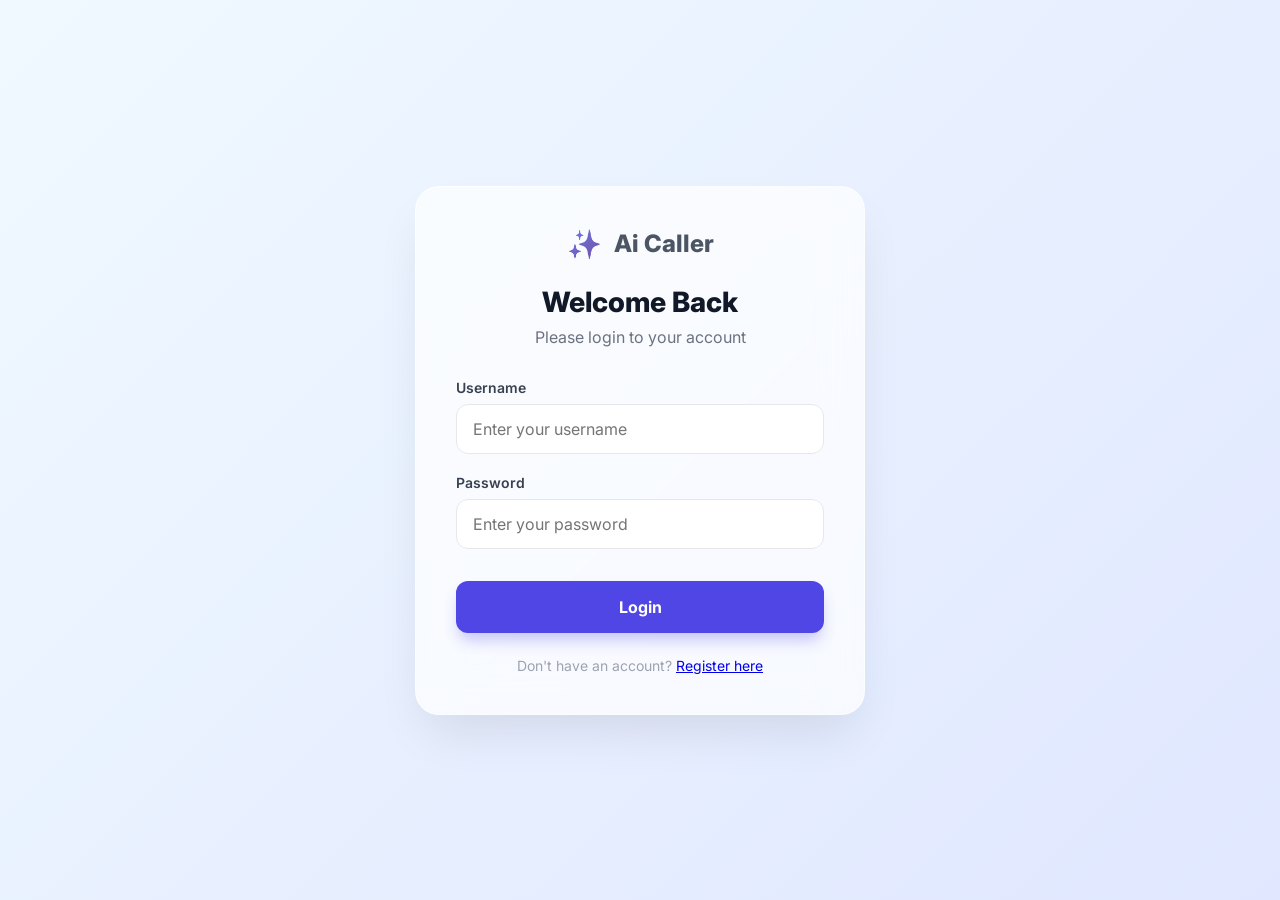
<file: frontend/index.html>
<!DOCTYPE html>
<html lang="en">

<head>
    <meta charset="UTF-8">
    <meta name="viewport" content="width=device-width, initial-scale=1.0">
    <title>AI Caller Dashboard</title>
    <link rel="stylesheet" href="style.css">
    <link href="https://fonts.googleapis.com/css2?family=Inter:wght@400;500;600;700;800&display=swap" rel="stylesheet">
</head>

<body>
    <!-- Login Screen -->
    <div id="login-screen" class="login-container">
        <div class="login-card glass-panel">
            <div class="login-header">
                <div class="logo">
                    <span class="logo-icon">✨</span>
                    <span>Ai Caller</span>
                </div>
                <h2 id="auth-title">Welcome Back</h2>
                <p id="auth-subtitle">Please login to your account</p>
            </div>

            <!-- Login Form -->
            <form id="loginForm" class="login-form">
                <div class="form-group">
                    <label for="username">Username</label>
                    <input type="text" id="username" placeholder="Enter your username" required>
                </div>
                <div class="form-group">
                    <label for="password">Password</label>
                    <input type="password" id="password" placeholder="Enter your password" required>
                </div>
                <button type="submit" class="login-btn">Login</button>
            </form>

            <!-- Register Form (Hidden by default) -->
            <form id="registerForm" class="login-form" style="display: none;">
                <div class="form-group">
                    <label for="reg-username">Username</label>
                    <input type="text" id="reg-username" placeholder="Choose a username" required>
                </div>
                <div class="form-group">
                    <label for="reg-password">Password</label>
                    <input type="password" id="reg-password" placeholder="Create a password" required>
                </div>
                <div class="form-group">
                    <label for="reg-confirm-password">Confirm Password</label>
                    <input type="password" id="reg-confirm-password" placeholder="Confirm your password" required>
                </div>
                <button type="submit" class="login-btn">Register</button>
            </form>

            <div class="login-footer">
                <p id="toggle-auth">Don't have an account? <a href="#" id="show-register">Register here</a></p>
                <p id="toggle-login" style="display: none;">Already have an account? <a href="#" id="show-login">Login
                        here</a></p>
            </div>
        </div>
    </div>

    <div class="app-container" id="mainApp" style="display: none;">
        <!-- Sidebar -->
        <aside class="sidebar glass-panel">
            <div class="sidebar-header">
                <div class="logo">
                    <span class="logo-icon">✨</span>
                    <span>Ai Caller</span>
                </div>
                <button id="sidebarToggle" class="sidebar-toggle-btn" title="Toggle Sidebar">
                    <span class="icon">❮</span>
                </button>
            </div>

            <nav class="sidebar-nav">
                <a href="#" class="nav-item active" data-view="dashboard">
                    <span class="nav-icon">⊞</span>
                    <span>Dashboard</span>
                </a>
                <a href="#" class="nav-item" data-view="reports">
                    <span class="nav-icon">📊</span>
                    <span>Reports</span>
                </a>
                <a href="#" class="nav-item" data-view="escalation">
                    <span class="nav-icon">🚩</span>
                    <span>Escalation Report</span>
                </a>
                <a href="#" class="nav-item" data-view="governance">
                    <span class="nav-icon">🏛️</span>
                    <span>Governance</span>
                </a>
                <a href="#" class="nav-item" data-view="settings">
                    <span class="nav-icon">⚙️</span>
                    <span>Settings</span>
                </a>
            </nav>

            <div class="sidebar-footer">
                <div class="user-profile">
                    <div class="user-avatar" id="user-avatar-initial">A</div>
                    <div class="user-info">
                        <span class="user-name" id="sidebar-userName">Admin</span>
                        <span class="user-role">Admin</span>
                    </div>
                    <button id="logoutBtn" class="logout-icon-btn" title="Logout">
                        <span class="icon">🚪</span>
                    </button>
                </div>
            </div>
        </aside>

        <!-- Main Content -->
        <main class="main-content">
            <!-- Header -->
            <header>
                <div class="header-left">
                    <p class="date" id="currentDate">Loading date...</p>
                    <h1 class="greeting">Hello! <span id="display-userName">Admin</span>,</h1>
                </div>
                <div class="header-right" id="headerActions">
                    <label for="fileUpload" class="upload-btn" id="uploadBtnLabel">
                        <span class="icon">📤</span> Upload
                    </label>
                    <input type="file" id="fileUpload" accept=".xlsx, .xls, .csv" hidden>
                </div>
            </header>

            <!-- Dashboard View -->
            <div id="dashboard-view" class="view-section active">
                <div class="overview-kpis">
                    <div class="kpi-card glass-panel">
                        <div class="kpi-icon">
                            <span class="emoji">👥</span>
                        </div>
                        <div class="kpi-content">
                            <p class="kpi-label">Total Borrowers</p>
                            <p class="kpi-value" id="totalBorrowers">0</p>
                        </div>
                    </div>

                    <div class="kpi-card glass-panel">
                        <div class="kpi-icon">
                            <span class="emoji">💰</span>
                        </div>
                        <div class="kpi-content">
                            <p class="kpi-label">Total Arrears</p>
                            <p class="kpi-value" id="totalArrears">₹0.00</p>
                        </div>
                    </div>

                    <div class="kpi-card glass-panel">
                        <div class="kpi-icon">
                            <span class="emoji">📞</span>
                        </div>
                        <div class="kpi-content">
                            <p class="kpi-label">Call Pending</p>
                            <p class="kpi-value">0</p>
                        </div>
                    </div>

                    <div class="kpi-card glass-panel">
                        <div class="kpi-icon">
                            <span class="emoji">⏱️</span>
                        </div>
                        <div class="kpi-content">
                            <p class="kpi-label">Call Pending</p>
                            <p class="kpi-value">0</p>
                        </div>
                    </div>
                </div>

                <div class="time-period-cards" style="grid-template-columns: repeat(auto-fit, minmax(200px, 1fr));">
                    <!-- SMA0 Card -->
                    <div class="period-card glass-panel" data-period="SMA0">
                        <div class="period-header">
                            <h3>SMA0</h3>
                        </div>
                        <div class="period-stats">
                            <div class="stat-row">
                                <span class="stat-label">Count</span>
                                <span class="stat-value" id="SMA0-count">
                                    <span class="count">0</span>
                                    <span class="emoji green">👥</span>
                                </span>
                            </div>
                        </div>
                        <button class="view-details-btn">View Details →</button>
                    </div>

                    <!-- SMA1 Card -->
                    <div class="period-card glass-panel" data-period="SMA1">
                        <div class="period-header">
                            <h3>SMA1</h3>
                        </div>
                        <div class="period-stats">
                            <div class="stat-row">
                                <span class="stat-label">Count</span>
                                <span class="stat-value" id="SMA1-count">
                                    <span class="count">0</span>
                                    <span class="emoji orange">👥</span>
                                </span>
                            </div>
                        </div>
                        <button class="view-details-btn">View Details →</button>
                    </div>

                    <!-- SMA2 Card -->
                    <div class="period-card glass-panel" data-period="SMA2">
                        <div class="period-header">
                            <h3>SMA2</h3>
                        </div>
                        <div class="period-stats">
                            <div class="stat-row">
                                <span class="stat-label">Count</span>
                                <span class="stat-value" id="SMA2-count">
                                    <span class="count">0</span>
                                    <span class="emoji red">🔔</span>
                                </span>
                            </div>
                        </div>
                        <button class="view-details-btn">View Details →</button>
                    </div>


                    <!-- NPA Card -->
                    <div class="period-card glass-panel" data-period="NPA">
                        <div class="period-header">
                            <h3>NPA</h3>
                        </div>
                        <div class="period-stats">
                            <div class="stat-row">
                                <span class="stat-label">Count</span>
                                <span class="stat-value" id="NPA-count">
                                    <span class="count">0</span>
                                    <span class="emoji red">📢</span>
                                </span>
                            </div>
                        </div>
                        <button class="view-details-btn">View Details →</button>
                    </div>
                </div>
            </div>

            <!-- Reports View -->
            <div id="reports-view" class="view-section">
                <div class="reports-header"
                    style="display: flex; justify-content: space-between; align-items: center; margin-bottom: 30px;">
                    <div>
                        <h2 style="margin: 0; font-size: 28px; font-weight: 700;">Detailed Reports</h2>
                        <p style="color: #6b7280; margin-top: 8px;">Complete borrower data with call status and payment
                            information</p>
                    </div>
                    <div style="display: flex; gap: 12px;">
                        <button id="refreshDataBtn" class="filter-btn" style="background: #e0f2fe; color: #0369a1;">
                            <span class="icon">🔄</span> Refresh Data
                        </button>
                        <button id="exportCsvBtn" class="make-call-btn">
                            <span class="icon">📥</span> Export CSV
                        </button>
                    </div>
                </div>

                <div class="glass-panel" style="padding: 0; border-radius: 20px; overflow: hidden;">
                    <div class="table-container" style="overflow-x: auto;">
                        <table id="reportsTable" style="width: 100%; border-collapse: collapse;">
                            <thead style="background: linear-gradient(135deg, #667eea 0%, #764ba2 100%); color: white;">
                                <tr>
                                    <th>NO</th>
                                    <th>BORROWER</th>
                                    <th>AMOUNT</th>
                                    <th>PHONE</th>
                                    <th>EMI</th>
                                    <th>LANGUAGE</th>
                                    <th>PAYMENT STATUS</th>
                                    <th>FOLLOW UP</th>
                                    <th>AI SUMMARY</th>
                                    <th>ACTION REQUIRED</th>
                                    <th>FREQUENCY</th>
                                </tr>
                            </thead>
                            <tbody id="reportsTableBody">
                                <tr>
                                    <td colspan="10" style="padding: 60px; text-align: center; color: #9ca3af;">
                                        <div style="font-size: 48px; margin-bottom: 16px;">📊</div>
                                        <div style="font-size: 18px; font-weight: 500; margin-bottom: 8px;">No data
                                            available</div>
                                        <div style="font-size: 14px;">Upload a file or refresh to load borrower data
                                        </div>
                                    </td>
                                </tr>
                            </tbody>
                        </table>
                    </div>
                </div>
            </div>

            <!-- Escalation View -->
            <div id="escalation-view" class="view-section">
                <div class="reports-header"
                    style="display: flex; justify-content: space-between; align-items: center; margin-bottom: 30px;">
                    <div>
                        <h2 style="margin: 0; font-size: 28px; font-weight: 700;">Escalation Report</h2>
                        <p style="color: #6b7280; margin-top: 8px;">High-priority borrowers (Inconsistent & Overdue)
                            requiring immediate action</p>
                    </div>
                </div>

                <div class="glass-panel" style="padding: 0; border-radius: 20px; overflow: hidden;">
                    <div class="table-container" style="overflow-x: auto;">
                        <table id="escalationTable" style="width: 100%; border-collapse: collapse;">
                            <thead style="background: linear-gradient(135deg, #f43f5e 0%, #be123c 100%); color: white;">
                                <th>BORROWER</th>
                                <th>AMOUNT</th>
                                <th>PHONE</th>
                                <th>EMI</th>
                                <th>PAYMENT STATUS</th>
                                <th>CATEGORY</th>
                                <th>FOLLOW UP</th>
                                <th>AI SUMMARY</th>
                                <th>ACTION REQUIRED</th>
                                </tr>
                            </thead>
                            <tbody id="escalationTableBody">
                                <tr>
                                    <td colspan="10" style="padding: 60px; text-align: center; color: #9ca3af;">
                                        <div style="font-size: 48px; margin-bottom: 16px;">🚩</div>
                                        <div style="font-size: 18px; font-weight: 500; margin-bottom: 8px;">No
                                            escalations currently</div>
                                        <div style="font-size: 14px;">Great! All borrowers are either on track or still
                                            awaiting call.</div>
                                    </td>
                                </tr>
                            </tbody>
                        </table>
                    </div>
                </div>
            </div>

            <!-- Governance View -->
            <div id="governance-view" class="view-section">
                <div class="reports-header" style="display: flex; justify-content: space-between; align-items: center; margin-bottom: 30px;">
                    <div>
                        <h2 style="margin: 0; font-size: 28px; font-weight: 700;">🏛️ RBI Governance & Compliance</h2>
                        <p style="color: #6b7280; margin-top: 8px;">RBI Fair Practice Code — Calling hours guardrail and slot management</p>
                    </div>
                </div>

                <!-- Calling Window Status Card -->
                <div class="glass-panel" style="padding: 28px; border-radius: 20px; margin-bottom: 24px;">
                    <div style="display: flex; align-items: center; gap: 16px; margin-bottom: 24px;">
                        <div id="rbiStatusIndicator" style="width: 14px; height: 14px; border-radius: 50%; background: #22c55e; box-shadow: 0 0 8px rgba(34,197,94,0.5);"></div>
                        <h3 style="margin: 0; font-size: 20px; font-weight: 700;">RBI Calling Hours</h3>
                        <span id="rbiStatusBadge" style="padding: 6px 16px; border-radius: 20px; font-size: 13px; font-weight: 600; background: #dcfce7; color: #166534;">Window Open</span>
                    </div>

                    <div style="display: grid; grid-template-columns: repeat(auto-fit, minmax(200px, 1fr)); gap: 20px; margin-bottom: 28px;">
                        <div style="background: #f8fafc; border-radius: 14px; padding: 20px; border: 1px solid #e2e8f0;">
                            <p style="color: #64748b; font-size: 13px; margin-bottom: 6px;">Current Time (IST)</p>
                            <p id="govCurrentTime" style="font-size: 22px; font-weight: 700; color: #1e293b;">--:-- --</p>
                        </div>
                        <div style="background: #f8fafc; border-radius: 14px; padding: 20px; border: 1px solid #e2e8f0;">
                            <p style="color: #64748b; font-size: 13px; margin-bottom: 6px;">Calling Window</p>
                            <p id="govWindowLabel" style="font-size: 22px; font-weight: 700; color: #1e293b;">08:00 AM – 07:00 PM</p>
                        </div>
                        <div style="background: #f8fafc; border-radius: 14px; padding: 20px; border: 1px solid #e2e8f0;">
                            <p style="color: #64748b; font-size: 13px; margin-bottom: 6px;">Minutes Remaining</p>
                            <p id="govRemainingMin" style="font-size: 22px; font-weight: 700; color: #1e293b;">--</p>
                        </div>
                    </div>

                    <!-- Edit Calling Hours -->
                    <div style="background: linear-gradient(135deg, #ede9fe 0%, #e0e7ff 100%); border-radius: 14px; padding: 24px;">
                        <h4 style="margin: 0 0 16px 0; font-size: 16px; font-weight: 700; color: #4338ca;">⚙️ Update Calling Window</h4>
                        <div style="display: flex; gap: 16px; align-items: end; flex-wrap: wrap;">
                            <div>
                                <label style="display: block; font-size: 13px; font-weight: 600; color: #4338ca; margin-bottom: 6px;">Start Time</label>
                                <select id="govStartHour" style="padding: 10px 16px; border-radius: 10px; border: 1px solid #c7d2fe; font-size: 14px; font-weight: 500; cursor: pointer; background: white;">
                                    <option value="6">06:00 AM</option>
                                    <option value="7">07:00 AM</option>
                                    <option value="8" selected>08:00 AM</option>
                                    <option value="9">09:00 AM</option>
                                    <option value="10">10:00 AM</option>
                                </select>
                            </div>
                            <div>
                                <label style="display: block; font-size: 13px; font-weight: 600; color: #4338ca; margin-bottom: 6px;">End Time</label>
                                <select id="govEndHour" style="padding: 10px 16px; border-radius: 10px; border: 1px solid #c7d2fe; font-size: 14px; font-weight: 500; cursor: pointer; background: white;">
                                    <option value="17">05:00 PM</option>
                                    <option value="18">06:00 PM</option>
                                    <option value="19" selected>07:00 PM</option>
                                    <option value="20">08:00 PM</option>
                                    <option value="21">09:00 PM</option>
                                </select>
                            </div>
                            <button id="updateCallingHoursBtn" class="make-call-btn" style="padding: 10px 24px; font-size: 14px;">Update Window</button>
                        </div>
                    </div>
                </div>

                <!-- Slot Selection -->
                <div class="glass-panel" style="padding: 28px; border-radius: 20px;">
                    <h3 style="margin: 0 0 8px 0; font-size: 20px; font-weight: 700;">📅 Call Slot Selection</h3>
                    <p style="color: #6b7280; margin-bottom: 20px; font-size: 14px;">Select a 1-hour time slot to schedule calls. Only slots within the RBI window are available.</p>
                    <div id="slotGrid" style="display: grid; grid-template-columns: repeat(auto-fill, minmax(185px, 1fr)); gap: 12px;">
                        <!-- Slots injected by JS -->
                    </div>
                    <div id="selectedSlotInfo" style="margin-top: 20px; display: none; background: #f0fdf4; border: 1px solid #bbf7d0; border-radius: 12px; padding: 16px;">
                        <div style="display: flex; align-items: center; justify-content: space-between; flex-wrap: wrap; gap: 12px;">
                            <p style="margin: 0; font-weight: 600; color: #166534;">✅ Selected Slot: <span id="selectedSlotLabel">--</span></p>
                            <button id="clearSlotBtn" class="filter-btn" style="background: #fee2e2; color: #b91c1c; padding: 8px 16px; font-size: 13px; border-radius: 8px; cursor: pointer;">✕ Clear Slot</button>
                        </div>
                        <p style="margin: 8px 0 0 0; font-size: 13px; color: #4b5563;">⚠️ Calls will only be allowed during this slot. Attempting to call outside this window will be blocked.</p>
                    </div>
                </div>
            </div>

            <!-- Summary Details View -->
            <div id="summary-details-view" class="view-section">
                <div class="summary-details-header">
                    <div class="header-breadcrumb">
                        <button class="back-btn" id="backToDashboard">
                            <span class="icon">❮</span>
                        </button>
                        <span id="selectedPeriodLabel" class="period-label">6th Feb (Today Data)</span>
                    </div>
                    <div class="header-actions">
                        <button class="filter-btn" id="resetAllCallsBtn" style="background: #fee2e2; color: #b91c1c;">
                            <span class="icon">🔄</span> Reset All
                        </button>
                        <select id="testIntentSelector" class="filter-btn"
                            style="background: white; border: 1px solid #e5e7eb; font-size: 13px; font-weight: 600; cursor: pointer;">
                            <option value="normal">Normal Intent</option>
                            <option value="paid">Paid Intent</option>
                            <option value="needs_extension">Extension Intent</option>
                            <option value="dispute">Dispute Intent</option>
                            <option value="abusive">Abusive Intent</option>
                            <option value="threatening">Threatening Intent</option>
                            <option value="stop_calling">Stop Calling</option>
                            <option value="no_response">No Response</option>
                            <option value="mid_call">Mid-Call Drop</option>
                            <option value="failed_pickup">Failed Pickup (Test)</option>
                            <option value="random">All Intents (Mix)</option>
                        </select>
                        <button class="make-call-btn" id="makeBulkCallBtn">
                            <span class="icon">📞</span> Make call
                        </button>
                    </div>
                </div>

                <div class="call-data-section">
                    <h2 class="section-title">Call Data</h2>

                    <div class="call-table-header">
                        <div class="col-check"><input type="checkbox" id="selectAllBorrowers"></div>
                        <div class="col-borrower">Borrower Details</div>
                        <div class="col-due">Loan yet to pay</div>
                        <div class="col-total">Total Loan amount</div>
                        <div class="col-status">Status</div>
                        <div class="col-action"></div>
                    </div>

                    <div class="call-rows-container" id="callRowsContainer">
                        <!-- Rows will be injected here by JS -->
                    </div>
                </div>
            </div>
        </main>
    </div>

    <!-- Details Modal -->
    <div id="detailsModal" class="modal">
        <div class="modal-content">
            <div class="modal-header">
                <h2 id="modalTitle">Borrower Details</h2>
                <span class="close-btn">&times;</span>
            </div>
            <div class="modal-body">
                <div class="details-summary">
                    <div class="summary-item">
                        <span class="summary-label">Total Borrowers:</span>
                        <span class="summary-value" id="modalTotalBorrowers">0</span>
                    </div>
                    <div class="summary-item">
                        <span class="summary-label">Consistent:</span>
                        <span class="summary-value green" id="modalConsistent">0</span>
                    </div>
                    <div class="summary-item">
                        <span class="summary-label">Inconsistent:</span>
                        <span class="summary-value orange" id="modalInconsistent">0</span>
                    </div>
                    <div class="summary-item">
                        <span class="summary-label">Overdue:</span>
                        <span class="summary-value red" id="modalOverdue">0</span>
                    </div>
                </div>
                <div class="table-container">
                    <table id="borrowersTable">
                        <thead>
                            <tr>
                                <th>No.</th>
                                <th>Borrower</th>
                                <th>Amount</th>
                                <th>Phone</th>
                                <th>Status</th>
                                <th>Intent</th>
                            </tr>
                        </thead>
                        <tbody id="borrowersTableBody">
                            <!-- Data will be inserted here -->
                        </tbody>
                    </table>
                </div>
            </div>
        </div>
    </div>

    </div>

    <!-- Email Preview Modal -->
    <div id="emailPreviewModal" class="modal">
        <div class="modal-content glass-panel" style="max-width: 600px;">
            <div class="modal-header">
                <h3>Email to Area Manager</h3>
                <span class="close-email-btn" style="font-size: 28px; color: #9ca3af; cursor: pointer;">&times;</span>
            </div>
            <div class="modal-body">
                <div class="email-preview-container"
                    style="background: white; border-radius: 12px; border: 1px solid #e5e7eb; overflow: hidden;">
                    <div style="padding: 16px; border-bottom: 1px solid #f3f4f6; background: #f9fafb;">
                        <div style="margin-bottom: 8px;"><span
                                style="font-weight: 600; color: #6b7280; width: 60px; display: inline-block;">To:</span>
                            <span id="emailTo">Area Manager</span></div>
                        <div><span
                                style="font-weight: 600; color: #6b7280; width: 60px; display: inline-block;">Subject:</span>
                            <span id="emailSubject" style="font-weight: 500;">Payment Verification...</span></div>
                    </div>
                    <div id="emailBody"
                        style="padding: 24px; min-height: 200px; white-space: pre-line; line-height: 1.6; color: #374151;">
                        Loading content...</div>
                </div>
                <div style="margin-top: 24px; display: flex; justify-content: flex-end; gap: 12px;">
                    <button class="filter-btn" id="closeEmailBtn" style="padding: 10px 24px;">Close</button>
                    <button class="make-call-btn" id="sendEmailBtn" style="padding: 10px 24px;">Send Email</button>
                </div>
            </div>
        </div>
    </div>

    <!-- Manual Call Modal -->
    <div id="manualCallModal" class="modal">
        <div class="modal-content glass-panel manual-call-container">
            <div class="modal-header">
                <div class="header-title-group">
                    <div class="logo-icon">📞</div>
                    <h3>Manual Intervention Call</h3>
                </div>
                <button class="close-btn" id="closeManualCall">&times;</button>
            </div>
            <div class="modal-body">
                <div class="manual-call-user-card">
                    <h4 class="section-title">BORROWER DETAILS</h4>
                    <div id="manualCallDetails" class="details-grid">
                        <!-- Populated by JS -->
                    </div>
                </div>

                <div class="manual-call-status-zone">
                    <div id="manualCallStatus" class="status-indicator yet-to-call">
                        <span class="status-dot"></span>
                        <span class="status-text">Yet To Call</span>
                    </div>
                </div>

                <div class="manual-call-actions">
                    <div class="call-controls-left">
                        <button id="pauseCallBtn" class="call-control-btn pause" disabled title="Pause Call">
                            <svg width="20" height="20" viewBox="0 0 24 24" fill="currentColor">
                                <path d="M6 4h4v16H6V4zm8 0h4v16h-4V4z" />
                            </svg>
                        </button>
                        <button id="cancelCallBtn" class="call-control-btn cancel" title="Cancel/Hangup">
                            <svg width="20" height="20" viewBox="0 0 24 24" fill="none" stroke="currentColor"
                                stroke-width="2.5" stroke-linecap="round" stroke-linejoin="round">
                                <line x1="18" y1="6" x2="6" y2="18"></line>
                                <line x1="6" y1="6" x2="18" y2="18"></line>
                            </svg>
                        </button>
                    </div>
                    <button id="startManualCallBtn" class="make-call-btn">
                        <div class="call-btn-content">
                            <svg class="phone-icon" width="20" height="20" viewBox="0 0 24 24" fill="currentColor">
                                <path
                                    d="M6.62 10.79a15.053 15.053 0 006.59 6.59l2.2-2.2c.27-.27.67-.36 1.02-.24 1.12.37 2.33.57 3.57.57.55 0 1 .45 1 1V20c0 .55-.45 1-1 1-9.39 0-17-7.61-17-17 0-.55.45-1 1-1h3.5c.55 0 1 .45 1 1 0 1.25.2 2.45.57 3.57.11.35.03.74-.25 1.02l-2.2 2.2z" />
                            </svg>
                            <span id="callBtnText">MAKE CALL</span>
                        </div>
                    </button>
                </div>
            </div>
        </div>
    </div>

    <!-- Loading Spinner -->
    <div id="loadingSpinner" class="spinner-overlay" style="display: none;">
        <div class="spinner"></div>
        <p>Processing...</p>
    </div>

    <script src="js/app.js"></script>
</body>

</html>
</file>
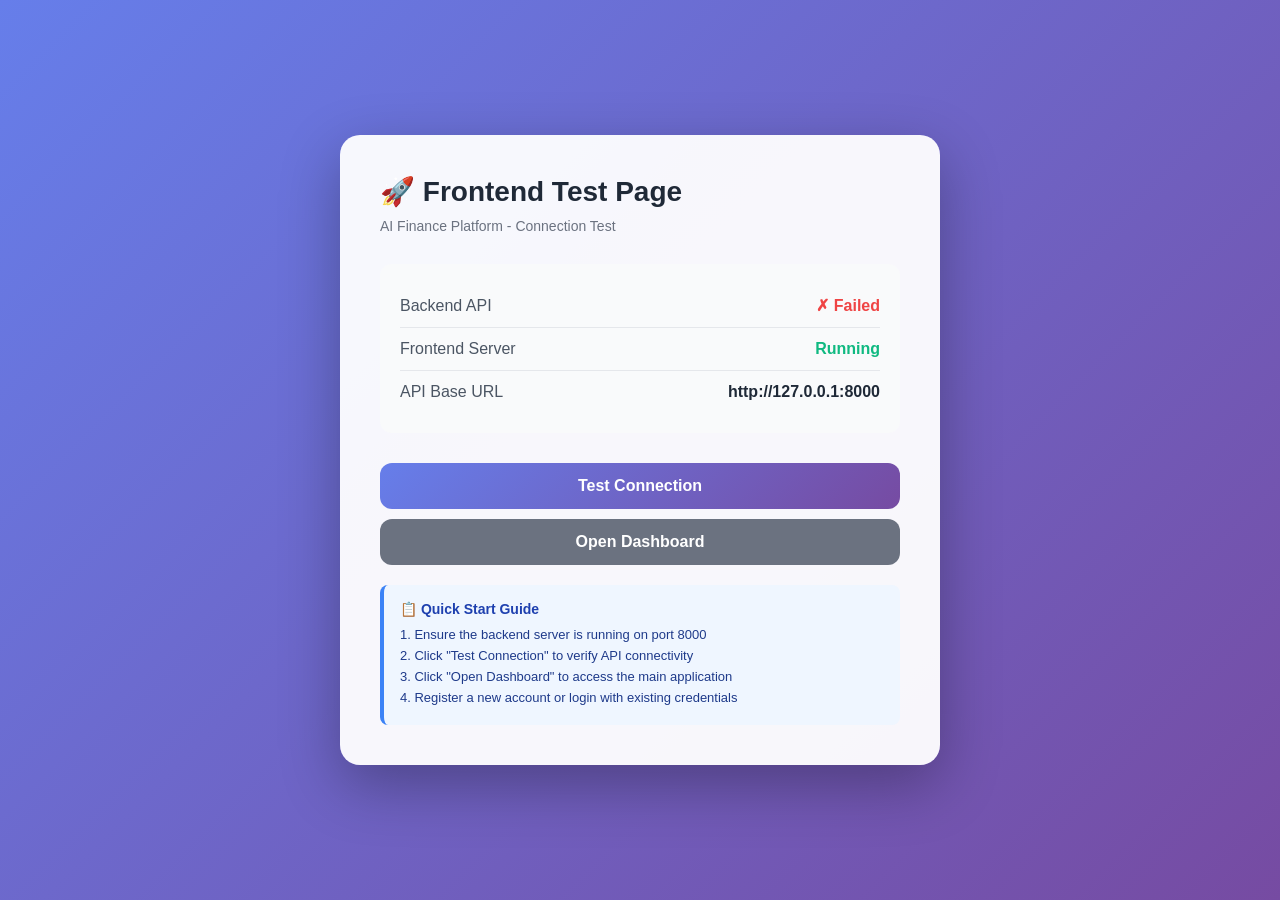
<file: frontend/test.html>
<!DOCTYPE html>
<html lang="en">

<head>
    <meta charset="UTF-8">
    <meta name="viewport" content="width=device-width, initial-scale=1.0">
    <title>Frontend Test - AI Finance Platform</title>
    <style>
        * {
            margin: 0;
            padding: 0;
            box-sizing: border-box;
        }

        body {
            font-family: 'Inter', -apple-system, BlinkMacSystemFont, 'Segoe UI', sans-serif;
            background: linear-gradient(135deg, #667eea 0%, #764ba2 100%);
            min-height: 100vh;
            display: flex;
            align-items: center;
            justify-content: center;
            padding: 20px;
        }

        .container {
            background: rgba(255, 255, 255, 0.95);
            border-radius: 20px;
            padding: 40px;
            max-width: 600px;
            width: 100%;
            box-shadow: 0 20px 60px rgba(0, 0, 0, 0.3);
        }

        h1 {
            color: #1f2937;
            margin-bottom: 10px;
            font-size: 28px;
        }

        .subtitle {
            color: #6b7280;
            margin-bottom: 30px;
            font-size: 14px;
        }

        .status-card {
            background: #f9fafb;
            border-radius: 12px;
            padding: 20px;
            margin-bottom: 20px;
        }

        .status-item {
            display: flex;
            justify-content: space-between;
            align-items: center;
            padding: 12px 0;
            border-bottom: 1px solid #e5e7eb;
        }

        .status-item:last-child {
            border-bottom: none;
        }

        .status-label {
            color: #4b5563;
            font-weight: 500;
        }

        .status-value {
            color: #1f2937;
            font-weight: 600;
        }

        .status-value.success {
            color: #10b981;
        }

        .status-value.error {
            color: #ef4444;
        }

        .status-value.pending {
            color: #f59e0b;
        }

        .btn {
            background: linear-gradient(135deg, #667eea 0%, #764ba2 100%);
            color: white;
            border: none;
            padding: 14px 28px;
            border-radius: 12px;
            font-size: 16px;
            font-weight: 600;
            cursor: pointer;
            width: 100%;
            margin-top: 10px;
            transition: transform 0.2s, box-shadow 0.2s;
        }

        .btn:hover {
            transform: translateY(-2px);
            box-shadow: 0 10px 20px rgba(102, 126, 234, 0.4);
        }

        .btn:active {
            transform: translateY(0);
        }

        .btn.secondary {
            background: #6b7280;
        }

        .btn.secondary:hover {
            box-shadow: 0 10px 20px rgba(107, 114, 128, 0.4);
        }

        .info-box {
            background: #eff6ff;
            border-left: 4px solid #3b82f6;
            padding: 16px;
            border-radius: 8px;
            margin-top: 20px;
        }

        .info-box h3 {
            color: #1e40af;
            font-size: 14px;
            margin-bottom: 8px;
        }

        .info-box p {
            color: #1e3a8a;
            font-size: 13px;
            line-height: 1.6;
        }

        .loading {
            display: inline-block;
            width: 16px;
            height: 16px;
            border: 3px solid #f3f4f6;
            border-top: 3px solid #667eea;
            border-radius: 50%;
            animation: spin 1s linear infinite;
        }

        @keyframes spin {
            0% {
                transform: rotate(0deg);
            }

            100% {
                transform: rotate(360deg);
            }
        }
    </style>
</head>

<body>
    <div class="container">
        <h1>🚀 Frontend Test Page</h1>
        <p class="subtitle">AI Finance Platform - Connection Test</p>

        <div class="status-card">
            <div class="status-item">
                <span class="status-label">Backend API</span>
                <span class="status-value pending" id="apiStatus">Checking...</span>
            </div>
            <div class="status-item">
                <span class="status-label">Frontend Server</span>
                <span class="status-value success">Running</span>
            </div>
            <div class="status-item">
                <span class="status-label">API Base URL</span>
                <span class="status-value" id="apiUrl">http://127.0.0.1:8000</span>
            </div>
        </div>

        <button class="btn" onclick="testConnection()">
            <span id="testBtnText">Test Connection</span>
        </button>

        <button class="btn secondary" onclick="window.location.href='index.html'">
            Open Dashboard
        </button>

        <div class="info-box">
            <h3>📋 Quick Start Guide</h3>
            <p>
                1. Ensure the backend server is running on port 8000<br>
                2. Click "Test Connection" to verify API connectivity<br>
                3. Click "Open Dashboard" to access the main application<br>
                4. Register a new account or login with existing credentials
            </p>
        </div>
    </div>

    <script>
        const API_BASE_URL = 'http://127.0.0.1:8000';

        async function testConnection() {
            const statusEl = document.getElementById('apiStatus');
            const btnText = document.getElementById('testBtnText');

            statusEl.innerHTML = '<span class="loading"></span>';
            btnText.textContent = 'Testing...';

            try {
                const response = await fetch(`${API_BASE_URL}/health`, {
                    method: 'GET',
                    headers: {
                        'Content-Type': 'application/json'
                    }
                });

                if (response.ok) {
                    const data = await response.json();
                    statusEl.textContent = '✓ Connected';
                    statusEl.className = 'status-value success';
                    console.log('Backend health check:', data);

                    setTimeout(() => {
                        alert('✅ Connection successful!\n\nBackend is running and accessible.\n\nYou can now use the dashboard.');
                    }, 300);
                } else {
                    throw new Error(`HTTP ${response.status}`);
                }
            } catch (error) {
                statusEl.textContent = '✗ Failed';
                statusEl.className = 'status-value error';
                console.error('Connection test failed:', error);

                setTimeout(() => {
                    alert('❌ Connection failed!\n\nPlease ensure:\n1. Backend server is running\n2. Server is accessible at ' + API_BASE_URL + '\n3. CORS is properly configured\n\nError: ' + error.message);
                }, 300);
            } finally {
                btnText.textContent = 'Test Connection';
            }
        }

        // Auto-test on page load
        window.addEventListener('DOMContentLoaded', () => {
            setTimeout(testConnection, 500);
        });
    </script>
</body>

</html>
</file>
<file: frontend/style.css>
* {
    margin: 0;
    padding: 0;
    box-sizing: border-box;
    font-family: 'Inter', -apple-system, BlinkMacSystemFont, 'Segoe UI', Roboto, sans-serif;
}

body {
    background: linear-gradient(135deg, #e0c3fc 0%, #8ec5fc 100%);
    min-height: 100vh;
    color: #1f2937;
    overflow-x: hidden;
}

/* Layout */
.app-container {
    display: flex;
    min-height: 100vh;
    width: 100%;
}

/* Glassmorphism Common */
.glass-panel {
    background: rgba(255, 255, 255, 0.7);
    backdrop-filter: blur(12px);
    -webkit-backdrop-filter: blur(12px);
    border: 1px solid rgba(255, 255, 255, 0.4);
    box-shadow: 0 8px 32px 0 rgba(31, 38, 135, 0.1);
}

/* Sidebar */
.sidebar {
    width: 280px;
    height: 100vh;
    position: sticky;
    top: 0;
    padding: 32px 24px;
    display: flex;
    flex-direction: column;
    justify-content: space-between;
    z-index: 100;
    transition: width 0.3s cubic-bezier(0.4, 0, 0.2, 1), padding 0.3s cubic-bezier(0.4, 0, 0.2, 1);
    border-right: 1px solid rgba(0, 0, 0, 0.1);
    /* Partition Line */
}

.sidebar-header {
    margin-bottom: 40px;
    display: flex;
    justify-content: space-between;
    align-items: center;
}

.sidebar-toggle-btn {
    background: rgba(255, 255, 255, 0.5);
    border: 1px solid rgba(0, 0, 0, 0.05);
    width: 32px;
    height: 32px;
    border-radius: 8px;
    display: flex;
    align-items: center;
    justify-content: center;
    cursor: pointer;
    transition: all 0.3s ease;
    color: #4b5563;
    font-size: 14px;
}

.sidebar-toggle-btn:hover {
    background: white;
    box-shadow: 0 2px 8px rgba(0, 0, 0, 0.1);
    color: #667eea;
}

.logo {
    display: flex;
    align-items: center;
    gap: 12px;
    font-size: 24px;
    font-weight: 800;
    color: #4b5563;
}

.logo-icon {
    font-size: 28px;
    background: linear-gradient(135deg, #667eea 0%, #764ba2 100%);
    -webkit-background-clip: text;
    background-clip: text;
    -webkit-text-fill-color: transparent;
}

.sidebar-nav {
    display: flex;
    flex-direction: column;
    gap: 8px;
    flex: 1;
}

.nav-item {
    display: flex;
    align-items: center;
    gap: 16px;
    padding: 16px 20px;
    border-radius: 12px;
    color: #6b7280;
    text-decoration: none;
    font-weight: 600;
    transition: all 0.3s ease;
}

.nav-item:hover,
.nav-item.active {
    background: rgba(255, 255, 255, 0.6);
    color: #667eea;
    box-shadow: 0 4px 12px rgba(0, 0, 0, 0.05);
}

.nav-icon {
    font-size: 20px;
}

.sidebar-footer {
    padding-top: 24px;
    border-top: 1px solid rgba(0, 0, 0, 0.05);
}

.user-profile {
    display: flex;
    align-items: center;
    gap: 12px;
    padding: 12px;
    border-radius: 12px;
    background: rgba(255, 255, 255, 0.4);
}

.user-avatar {
    width: 40px;
    height: 40px;
    background: linear-gradient(135deg, #667eea 0%, #764ba2 100%);
    border-radius: 50%;
    display: flex;
    align-items: center;
    justify-content: center;
    color: white;
    font-weight: 700;
    font-size: 18px;
}

.user-info {
    display: flex;
    flex-direction: column;
}

.user-name {
    font-size: 14px;
    font-weight: 700;
    color: #374151;
}

.user-role {
    font-size: 12px;
    color: #6b7280;
}

/* Main Content */
.main-content {
    flex: 1;
    padding: 32px 40px;
    overflow-y: auto;
    height: 100vh;
    transition: all 0.3s cubic-bezier(0.4, 0, 0.2, 1);
}

/* Header within Main */
header {
    display: flex;
    justify-content: space-between;
    align-items: center;
    margin-bottom: 40px;
}

.header-left .date {
    font-size: 14px;
    color: #6b7280;
    font-weight: 500;
    margin-bottom: 4px;
}

.header-left .greeting {
    font-size: 28px;
    font-weight: 800;
    color: #1f2937;
}

.header-right {
    display: flex;
    align-items: center;
    gap: 16px;
}

.upload-btn {
    background: linear-gradient(135deg, #667eea 0%, #764ba2 100%);
    color: white;
    padding: 12px 24px;
    border-radius: 12px;
    font-weight: 600;
    cursor: pointer;
    border: none;
    display: flex;
    align-items: center;
    gap: 8px;
    box-shadow: 0 4px 15px rgba(102, 126, 234, 0.3);
    transition: transform 0.2s;
}

.upload-btn:hover {
    transform: translateY(-2px);
}

/* Sections */
.view-section {
    display: none;
    animation: fadeIn 0.4s ease;
}

.view-section.active {
    display: block;
}

@keyframes fadeIn {
    from {
        opacity: 0;
        transform: translateY(10px);
    }

    to {
        opacity: 1;
        transform: translateY(0);
    }
}

/* KPI Overview Grid */
.overview-kpis {
    display: grid;
    grid-template-columns: repeat(4, 1fr);
    gap: 24px;
    margin-bottom: 40px;
}

.kpi-card {
    padding: 24px;
    border-radius: 20px;
    display: flex;
    align-items: center;
    gap: 16px;
    transition: transform 0.3s ease;
}

.kpi-card:hover {
    transform: translateY(-5px);
}

.kpi-icon {
    width: 60px;
    height: 60px;
    background: rgba(255, 255, 255, 0.8);
    border-radius: 16px;
    display: flex;
    align-items: center;
    justify-content: center;
    font-size: 28px;
    box-shadow: 0 4px 10px rgba(0, 0, 0, 0.05);
}

.kpi-content {
    flex: 1;
}

.kpi-label {
    font-size: 13px;
    color: #6b7280;
    margin-bottom: 4px;
    font-weight: 600;
}

.kpi-value {
    font-size: 24px;
    font-weight: 800;
    color: #1f2937;
}

/* Time Period Cards Grid */
.time-period-cards {
    display: grid;
    grid-template-columns: repeat(4, 1fr);
    /* 4 columns to match design reference */
    gap: 24px;
}

.period-card {
    border-radius: 20px;
    overflow: hidden;
    display: flex;
    flex-direction: column;
}

.period-header {
    background: #667eea;
    padding: 16px 20px;
    color: white;
}

.period-header h3 {
    font-size: 16px;
    font-weight: 600;
    display: flex;
    align-items: center;
    justify-content: space-between;
}

.period-stats {
    padding: 20px;
    background: rgba(255, 255, 255, 0.6);
    flex: 1;
}

.stat-row {
    display: flex;
    justify-content: space-between;
    align-items: center;
    margin-bottom: 12px;
    font-size: 14px;
}

.stat-row:last-child {
    margin-bottom: 0;
}

.stat-label {
    color: #4b5563;
    font-weight: 500;
}

.stat-value {
    display: flex;
    align-items: center;
    gap: 8px;
    font-weight: 700;
}

.stat-value .count.green {
    color: #10b981;
}

.stat-value .count.orange {
    color: #f59e0b;
}

.stat-value .count.red {
    color: #ef4444;
}

.view-details-btn {
    width: 100%;
    padding: 14px;
    background: #667eea;
    color: white;
    border: none;
    font-weight: 600;
    cursor: pointer;
    transition: background 0.2s;
    border-top: 1px solid rgba(255, 255, 255, 0.2);
}

.view-details-btn:hover {
    background: #5a6fd1;
}

/* Modal Styling (Preserved) */
.modal {
    display: none;
    position: fixed;
    z-index: 2000;
    left: 0;
    top: 0;
    width: 100%;
    height: 100%;
    background: rgba(0, 0, 0, 0.5);
    backdrop-filter: blur(4px);
    justify-content: center;
    align-items: center;
}

.modal.active {
    display: flex;
}

.modal-content {
    background: white;
    border-radius: 20px;
    width: 90%;
    max-width: 1000px;
    max-height: 90vh;
    display: flex;
    flex-direction: column;
    box-shadow: 0 25px 50px -12px rgba(0, 0, 0, 0.25);
    animation: slideUp 0.3s ease-out;
}

@keyframes slideUp {
    from {
        opacity: 0;
        transform: translateY(20px);
    }

    to {
        opacity: 1;
        transform: translateY(0);
    }
}

.modal-header {
    padding: 24px 32px;
    border-bottom: 1px solid #e5e7eb;
    display: flex;
    justify-content: space-between;
    align-items: center;
}

.modal-header h2 {
    font-size: 20px;
    font-weight: 700;
    color: #111827;
}

.close-btn {
    font-size: 28px;
    color: #9ca3af;
    cursor: pointer;
    line-height: 1;
}

.close-btn:hover {
    color: #EF4444;
}

.modal-body {
    padding: 32px;
    overflow-y: auto;
    background: #f9fafb;
    flex: 1;
}

.details-summary {
    display: grid;
    grid-template-columns: repeat(3, 1fr);
    gap: 20px;
    margin-bottom: 32px;
}

.summary-item {
    background: white;
    padding: 20px;
    border-radius: 12px;
    box-shadow: 0 1px 3px rgba(0, 0, 0, 0.1);
    border: 1px solid #e5e7eb;
}

.summary-label {
    font-size: 13px;
    color: #6b7280;
    text-transform: uppercase;
    font-weight: 600;
    margin-bottom: 8px;
}

.summary-value {
    font-size: 24px;
    font-weight: 800;
    color: #1f2937;
}

.table-container {
    background: white;
    border-radius: 12px;
    overflow: hidden;
    box-shadow: 0 1px 3px rgba(0, 0, 0, 0.1);
    border: 1px solid #e5e7eb;
}

table {
    width: 100%;
    border-collapse: collapse;
}

th,
td {
    padding: 16px 24px;
    text-align: left;
    border-bottom: 1px solid #e5e7eb;
}

th {
    background: linear-gradient(135deg, #667eea 0%, #764ba2 100%);
    font-weight: 800;
    color: white;
    font-size: 13px;
    text-transform: uppercase;
    letter-spacing: 1.2px;
    padding: 24px;
    border: none;
    text-shadow: 0 1px 2px rgba(0, 0, 0, 0.1);
}

#reportsTableBody td {
    padding: 20px 24px;
    color: #374151;
    font-size: 14px;
    border-bottom: 1px solid rgba(0, 0, 0, 0.05);
}

.status-badge {
    padding: 4px 12px;
    border-radius: 999px;
    font-size: 12px;
    font-weight: 600;
    display: inline-flex;
    align-items: center;
    gap: 6px;
}

.status-badge.green {
    background: #d1fae5;
    color: #047857;
}

.status-badge.orange {
    background: #ffedd5;
    color: #c2410c;
}

.status-badge.red {
    background: #fee2e2;
    color: #b91c1c;
}

.status-indicator {
    width: 6px;
    height: 6px;
    border-radius: 50%;
}

.status-indicator.green {
    background: #10B981;
}

.status-indicator.orange {
    background: #F59E0B;
}

.status-indicator.red {
    background: #EF4444;
}

/* Responsive */
@media (max-width: 1024px) {
    .sidebar {
        width: 80px;
        padding: 24px 12px;
    }

    .logo span:not(.logo-icon),
    .nav-item span:not(.nav-icon),
    .user-info {
        display: none;
    }

    .nav-item {
        justify-content: center;
        padding: 16px;
    }

    .logo {
        justify-content: center;
    }

    .overview-kpis,
    .time-period-cards {
        grid-template-columns: repeat(2, 1fr);
    }
}

/* Collapsed Sidebar State - Manual Toggle */
.sidebar.collapsed {
    width: 80px;
    padding: 32px 12px;
}

.sidebar.collapsed .logo span:not(.logo-icon) {
    display: none;
}

.sidebar.collapsed .sidebar-header {
    flex-direction: column;
    gap: 20px;
}

.sidebar.collapsed .sidebar-toggle-btn {
    transform: rotate(180deg);
}

.sidebar.collapsed .nav-item {
    justify-content: center;
    padding: 16px;
    width: 56px;
    height: 56px;
    margin: 0 auto;
}

.sidebar.collapsed .nav-item span:not(.nav-icon) {
    display: none;
}

.sidebar.collapsed .user-info {
    display: none;
}

.sidebar.collapsed .user-profile {
    justify-content: center;
    padding: 12px 0;
}

.sidebar.collapsed .logout-icon-btn {
    display: none;
}

.sidebar.collapsed .user-avatar {
    margin: 0;
}

@keyframes spin {
    0% {
        transform: rotate(0deg);
    }

    100% {
        transform: rotate(360deg);
    }
}

/* Call Data View Styles - Now outside media query for Desktop support */
.call-view-header {
    display: flex;
    justify-content: space-between;
    align-items: center;
    margin-bottom: 24px;
}

.call-view-header h2 {
    font-size: 24px;
    font-weight: 800;
    color: #1f2937;
}

.make-calls-btn {
    background: #1e3a8a;
    color: white;
    padding: 10px 20px;
    border-radius: 8px;
    border: none;
    font-weight: 600;
    display: flex;
    align-items: center;
    gap: 8px;
    cursor: pointer;
    box-shadow: 0 4px 6px rgba(0, 0, 0, 0.1);
}

.call-cards-container {
    display: flex;
    flex-direction: column;
    gap: 20px;
}

.call-card {
    background: white;
    border-radius: 16px;
    padding: 24px;
    display: flex;
    gap: 32px;
    box-shadow: 0 4px 6px rgba(0, 0, 0, 0.02);
    border: 1px solid #e5e7eb;
}

/* Borrower Info Column */
.borrower-info-col {
    width: 250px;
    display: flex;
    gap: 16px;
}

.borrower-avatar {
    width: 48px;
    height: 48px;
    border-radius: 12px;
    overflow: hidden;
    flex-shrink: 0;
}

.borrower-avatar img {
    width: 100%;
    height: 100%;
    object-fit: cover;
}

.borrower-details h3 {
    font-size: 16px;
    font-weight: 700;
    color: #111827;
    margin-bottom: 4px;
}

.last-paid {
    font-size: 12px;
    color: #6b7280;
    margin-bottom: 8px;
}

.amount-display {
    display: flex;
    flex-direction: column;
    align-items: flex-start;
}

.amount {
    font-weight: 700;
    color: #1f2937;
}

.priority-badge {
    font-size: 12px;
    font-weight: 600;
    margin-top: 2px;
}

.priority-badge.critical {
    color: #ef4444;
}

.priority-badge.high {
    color: #f97316;
}

.priority-badge.medium {
    color: #3b82f6;
}

/* Conversation Column */
.conversation-col {
    flex: 1;
    position: relative;
    padding-left: 20px;
}

.conversation-flow {
    display: flex;
    flex-direction: column;
    gap: 12px;
    position: relative;
}

/* Vertical line connecting bubbles - REMOVED per user request */
.conversation-item {
    position: relative;
    padding-left: 0;
    border-left: none;
    /* Removed vertical line */
}

.conversation-item::before {
    display: none;
    /* Removed dots */
}

.bubble {
    background: white;
    border: 1px solid #e5e7eb;
    padding: 10px 16px;
    border-radius: 8px;
    font-size: 14px;
    color: #374151;
    box-shadow: 0 1px 2px rgba(0, 0, 0, 0.05);
}

/* Next Steps Column */
.next-steps-col {
    width: 300px;
    border: 1px solid #e5e7eb;
    border-radius: 12px;
    padding: 16px;
    position: relative;
    overflow: hidden;
    background: #f9fafb;
}

.status-strip {
    position: absolute;
    right: 0;
    top: 0;
    bottom: 0;
    width: 6px;
}

.status-strip.critical {
    background: #ef4444;
}

.status-strip.high {
    background: #f97316;
}

.status-strip.medium {
    background: #10b981;
}

.next-steps-header {
    font-size: 14px;
    font-weight: 700;
    color: #111827;
    margin-bottom: 8px;
}

.next-steps-content {
    font-size: 13px;
    color: #6b7280;
    line-height: 1.5;
    margin-bottom: 16px;
}

.action-btn {
    background: #1e3a8a;
    color: white;
    border: none;
    padding: 8px 16px;
    border-radius: 6px;
    font-size: 13px;
    font-weight: 600;
    cursor: pointer;
}

/* Mobile Responsiveness */
/* Loading Spinner Overlay */
.spinner-overlay {
    position: fixed;
    top: 0;
    left: 0;
    width: 100%;
    height: 100%;
    background: rgba(0, 0, 0, 0.5);
    display: flex;
    flex-direction: column;
    align-items: center;
    justify-content: center;
    z-index: 9999;
    backdrop-filter: blur(4px);
}

.spinner {
    width: 50px;
    height: 50px;
    border: 4px solid rgba(255, 255, 255, 0.3);
    border-top: 4px solid #667eea;
    border-radius: 50%;
    animation: spin 1s linear infinite;
    margin-bottom: 16px;
}

.spinner-overlay p {
    color: white;
    font-size: 16px;
    font-weight: 600;
}

@keyframes spin {
    0% {
        transform: rotate(0deg);
    }

    100% {
        transform: rotate(360deg);
    }
}

@media (max-width: 768px) {
    .app-container {
        flex-direction: column;
    }

    .sidebar {
        width: 100%;
        height: auto;
        flex-direction: row;
        align-items: center;
        padding: 16px;
        position: relative;
    }

    .sidebar-nav {
        flex-direction: row;
        justify-content: center;
        margin: 0;
    }

    .main-content {
        padding: 16px;
    }

    .call-card {
        flex-direction: column;
        gap: 20px;
    }

    .borrower-info-col,
    .next-steps-col {
        width: 100%;
    }
}

/* New Summary Details View Styles */
.summary-details-header {
    display: flex;
    justify-content: space-between;
    align-items: center;
    margin-bottom: 32px;
}

.header-breadcrumb {
    display: flex;
    align-items: center;
    gap: 16px;
}

.back-btn {
    width: 40px;
    height: 40px;
    border-radius: 12px;
    background: white;
    border: 1px solid #e5e7eb;
    display: flex;
    align-items: center;
    justify-content: center;
    cursor: pointer;
    color: #6b7280;
    transition: all 0.2s;
}

.back-btn:hover {
    background: #f9fafb;
    border-color: #d1d5db;
}

.period-label {
    font-size: 16px;
    font-weight: 700;
    color: #111827;
}

.header-actions {
    display: flex;
    align-items: center;
    gap: 12px;
}

.filter-btn {
    background: #eef2ff;
    color: #4f46e5;
    padding: 10px 20px;
    border-radius: 10px;
    border: none;
    font-weight: 600;
    display: flex;
    align-items: center;
    gap: 8px;
    cursor: pointer;
}

.make-call-btn {
    background: #4f46e5;
    color: white;
    padding: 10px 24px;
    border-radius: 10px;
    border: none;
    font-weight: 600;
    display: flex;
    align-items: center;
    gap: 8px;
    cursor: pointer;
    box-shadow: 0 4px 12px rgba(79, 70, 229, 0.2);
}

.make-call-btn:hover {
    background: #4338ca;
}

.section-title {
    font-size: 24px;
    font-weight: 800;
    color: #111827;
    margin-bottom: 24px;
}

.call-table-header {
    display: grid;
    grid-template-columns: 50px 2fr 1.5fr 1.5fr 1fr 1.2fr;
    padding: 0 24px 16px 24px;
    color: #4f46e5;
    font-weight: 700;
    font-size: 14px;
}

.call-rows-container {
    display: flex;
    flex-direction: column;
    gap: 16px;
}

.call-row-wrapper {
    background: white;
    border-radius: 16px;
    overflow: hidden;
    box-shadow: 0 2px 4px rgba(0, 0, 0, 0.02);
    border: 1px solid #eff6ff;
}

.call-row {
    display: grid;
    grid-template-columns: 50px 2fr 1.5fr 1.5fr 1fr 1.2fr;
    padding: 16px 24px;
    align-items: center;
    cursor: pointer;
}

.col-check {
    display: flex;
    align-items: center;
    justify-content: center;
}

.col-check input[type="checkbox"] {
    width: 18px;
    height: 18px;
    cursor: pointer;
    accent-color: #4f46e5;
}

.borrower-cell {
    display: flex;
    align-items: center;
    gap: 16px;
    padding-left: 0;
}

.borrower-avatar {
    width: 44px;
    height: 44px;
    border-radius: 10px;
    object-fit: cover;
}

.borrower-meta h4 {
    font-size: 15px;
    font-weight: 700;
    color: #111827;
    margin-bottom: 2px;
}

.borrower-meta p {
    font-size: 12px;
    color: #6b7280;
}

.due-cell {
    font-weight: 800;
    color: #111827;
}

.total-cell {
    color: #374151;
    font-weight: 500;
}

.status-cell {
    font-weight: 700;
    font-size: 14px;
}

.status-cell.critical {
    color: #ef4444;
}

.status-cell.high {
    color: #f59e0b;
}

.status-cell.medium {
    color: #3b82f6;
}

.action-cell {
    display: flex;
    justify-content: flex-end;
    padding-right: 0;
}

.status-btn {
    display: flex;
    align-items: center;
    justify-content: space-between;
    gap: 12px;
    padding: 10px 16px;
    border-radius: 10px;
    font-weight: 700;
    font-size: 13px;
    border: none;
    cursor: pointer;
    min-width: 140px;
}

.status-btn.yet-to-call {
    background: #f3f4f6;
    color: #6b7280;
}

.status-btn.in-progress {
    background: #fcd34d;
    color: #92400e;
}

.status-btn.success {
    background: #6ee7b7;
    color: #065f46;
}

.status-btn .dropdown-icon {
    font-size: 10px;
    transition: transform 0.3s;
}

.call-row-wrapper.expanded .status-btn .dropdown-icon {
    transform: rotate(180deg);
}

.expanded-content {
    display: none;
    padding: 24px;
    background: #f8faff;
    border-top: 1px solid #eff6ff;
    gap: 24px;
}

.call-row-wrapper.expanded .expanded-content {
    display: grid;
    grid-template-columns: 1fr 1fr;
    animation: slideDown 0.3s ease-out;
}

.conversation-card,
.summary-card {
    background: white;
    border-radius: 16px;
    padding: 24px;
    box-shadow: 0 4px 6px -1px rgba(0, 0, 0, 0.05);
}

.card-header {
    display: flex;
    align-items: center;
    gap: 10px;
    font-weight: 700;
    color: #4f46e5;
    margin-bottom: 20px;
    font-size: 15px;
}

.chat-bubbles {
    display: flex;
    flex-direction: column;
    gap: 12px;
}

.chat-bubble {
    padding: 12px 16px;
    border-radius: 12px;
    font-size: 13px;
    line-height: 1.5;
    max-width: 85%;
}

.chat-bubble.ai {
    background: #f3f4f6;
    color: #374151;
    align-self: flex-start;
}

.chat-bubble.person {
    background: white;
    border: 1px solid #e5e7eb;
    color: #374151;
    align-self: flex-end;
}

.next-steps-title {
    font-weight: 700;
    margin-bottom: 8px;
    font-size: 14px;
}

.next-steps-text {
    color: #6b7280;
    font-size: 13px;
    margin-bottom: 24px;
    line-height: 1.6;
}

.manual-btn {
    background: #4f46e5;
    color: white;
    border: none;
    padding: 12px;
    border-radius: 10px;
    width: 100%;
    font-weight: 600;
    cursor: pointer;
}

@keyframes slideDown {
    from {
        opacity: 0;
        transform: translateY(-10px);
    }

    to {
        opacity: 1;
        transform: translateY(0);
    }
}

/* Login Screen Styles */
.login-container {
    height: 100vh;
    display: flex;
    align-items: center;
    justify-content: center;
    background: linear-gradient(135deg, #f0f9ff 0%, #e0e7ff 100%);
    padding: 20px;
}

.login-card {
    width: 100%;
    max-width: 450px;
    padding: 40px;
    border-radius: 24px;
    background: rgba(255, 255, 255, 0.7);
    backdrop-filter: blur(20px);
    border: 1px solid rgba(255, 255, 255, 0.5);
    box-shadow: 0 25px 50px -12px rgba(0, 0, 0, 0.1);
}

.login-header {
    text-align: center;
    margin-bottom: 32px;
}

.login-header .logo {
    justify-content: center;
    margin-bottom: 24px;
}

.login-header h2 {
    font-size: 28px;
    color: #111827;
    margin-bottom: 8px;
    font-weight: 800;
}

/* Row Hover Effects */
.escalation-row:hover,
.report-row:hover {
    background: rgba(255, 255, 255, 0.9) !important;
    transform: translateY(-2px) scale(1.002);
    box-shadow: 0 12px 24px rgba(0, 0, 0, 0.08);
    z-index: 10;
}

.login-header p {
    color: #6b7280;
    font-size: 16px;
}

.login-form .form-group {
    margin-bottom: 20px;
}

.login-form label {
    display: block;
    margin-bottom: 8px;
    font-weight: 600;
    color: #374151;
    font-size: 14px;
}

.login-form input {
    width: 100%;
    padding: 14px 16px;
    border-radius: 12px;
    border: 1px solid #e5e7eb;
    background: white;
    font-size: 16px;
    transition: all 0.2s;
}

.login-form input:focus {
    outline: none;
    border-color: #4f46e5;
    box-shadow: 0 0 0 4px rgba(79, 70, 229, 0.1);
}

.login-btn {
    width: 100%;
    padding: 16px;
    border-radius: 12px;
    background: #4f46e5;
    color: white;
    font-size: 16px;
    font-weight: 700;
    border: none;
    margin-top: 12px;
    cursor: pointer;
    transition: all 0.2s;
    box-shadow: 0 10px 15px -3px rgba(79, 70, 229, 0.3);
}

.login-btn:hover {
    background: #4338ca;
    transform: translateY(-1px);
    box-shadow: 0 20px 25px -5px rgba(79, 70, 229, 0.4);
}

.login-footer {
    text-align: center;
    margin-top: 24px;
}

.login-footer p {
    color: #9ca3af;
    font-size: 14px;
}

.logout-icon-btn {
    background: none;
    border: none;
    color: #6b7280;
    font-size: 20px;
    cursor: pointer;
    margin-left: auto;
    padding: 8px;
    border-radius: 8px;
    transition: all 0.2s;
}

.logout-icon-btn:hover {
    background: rgba(239, 68, 68, 0.1);
    color: #ef4444;
}

/* Action Buttons */
.manual-btn {
    background: #fee2e2;
    color: #991b1b;
    border: 1px solid #fecaca;
    padding: 8px 16px;
    border-radius: 8px;
    font-weight: 600;
    font-size: 13px;
    cursor: pointer;
    transition: all 0.3s ease;
}

.manual-btn:hover {
    background: #fecaca;
    box-shadow: 0 2px 8px rgba(153, 27, 27, 0.1);
}

.email-mgr-btn {
    background: #e0f2fe;
    color: #0369a1;
    border: 1px solid #bae6fd;
    padding: 8px 16px;
    border-radius: 8px;
    font-weight: 600;
    font-size: 13px;
    cursor: pointer;
    transition: all 0.3s ease;
}

.email-mgr-btn:hover {
    background: #bae6fd;
    box-shadow: 0 2px 8px rgba(3, 105, 161, 0.1);
}

.intent-badge {
    padding: 4px 10px;
    border-radius: 12px;
    font-size: 11px;
    font-weight: 700;
    text-transform: uppercase;
    letter-spacing: 0.5px;
}

/* Report Summary Styles */
.report-summary-cell {
    max-width: 300px;
}

.report-summary-text {
    font-size: 13px;
    color: #4b5563;
    line-height: 1.4;
    display: -webkit-box;
    -webkit-line-clamp: 3;
    line-clamp: 3;
    -webkit-box-orient: vertical;
    overflow: hidden;
}

/* ===== AI SUMMARY TRUNCATION + VIEW BUTTON ===== */
.ai-summary-truncated-container {
    display: flex;
    align-items: center;
    gap: 10px;
    flex-wrap: wrap;
}

.ai-summary-short-text {
    font-size: 13px;
    color: #4b5563;
    font-weight: 500;
    line-height: 1.4;
}

.ai-summary-preview {
    margin-bottom: 16px;
}

.view-summary-btn {
    display: inline-flex;
    align-items: center;
    gap: 5px;
    padding: 5px 14px;
    border-radius: 8px;
    font-size: 12px;
    font-weight: 700;
    cursor: pointer;
    border: 1px solid rgba(79, 70, 229, 0.2);
    background: linear-gradient(135deg, rgba(79, 70, 229, 0.08) 0%, rgba(139, 92, 246, 0.08) 100%);
    color: #4f46e5;
    transition: all 0.25s cubic-bezier(0.4, 0, 0.2, 1);
    white-space: nowrap;
    letter-spacing: 0.3px;
}

.view-summary-btn:hover {
    background: linear-gradient(135deg, rgba(79, 70, 229, 0.15) 0%, rgba(139, 92, 246, 0.15) 100%);
    border-color: rgba(79, 70, 229, 0.35);
    transform: translateY(-1px);
    box-shadow: 0 4px 12px rgba(79, 70, 229, 0.15);
}

.view-summary-btn:active {
    transform: translateY(0);
    box-shadow: none;
}

.view-summary-btn svg {
    flex-shrink: 0;
}

/* ===== AI SUMMARY MODAL ===== */
.ai-summary-modal-overlay {
    display: none;
    position: fixed;
    top: 0;
    left: 0;
    width: 100%;
    height: 100%;
    background: rgba(0, 0, 0, 0.45);
    backdrop-filter: blur(6px);
    z-index: 2500;
    align-items: center;
    justify-content: center;
    padding: 20px;
    animation: fadeIn 0.2s ease;
}

.ai-summary-modal-overlay.active {
    display: flex;
}

.ai-summary-modal-container {
    background: white;
    border-radius: 20px;
    width: 100%;
    max-width: 560px;
    box-shadow: 0 25px 60px rgba(0, 0, 0, 0.15), 0 0 0 1px rgba(0, 0, 0, 0.04);
    overflow: hidden;
    animation: modalSlideUp 0.3s cubic-bezier(0.16, 1, 0.3, 1);
}

@keyframes modalSlideUp {
    from {
        opacity: 0;
        transform: translateY(30px) scale(0.97);
    }
    to {
        opacity: 1;
        transform: translateY(0) scale(1);
    }
}

@keyframes fadeIn {
    from { opacity: 0; }
    to { opacity: 1; }
}

.ai-summary-modal-header {
    display: flex;
    align-items: center;
    justify-content: space-between;
    padding: 20px 24px;
    background: linear-gradient(135deg, #f0f0ff 0%, #e8e0ff 100%);
    border-bottom: 1px solid rgba(79, 70, 229, 0.1);
}

.ai-summary-modal-title {
    display: flex;
    align-items: center;
    gap: 10px;
    font-size: 16px;
    font-weight: 800;
    color: #1f2937;
    letter-spacing: 0.2px;
}

.ai-summary-modal-close {
    width: 36px;
    height: 36px;
    border-radius: 10px;
    border: none;
    background: rgba(255, 255, 255, 0.7);
    color: #6b7280;
    font-size: 22px;
    cursor: pointer;
    display: flex;
    align-items: center;
    justify-content: center;
    transition: all 0.2s;
    line-height: 1;
}

.ai-summary-modal-close:hover {
    background: rgba(239, 68, 68, 0.1);
    color: #ef4444;
    transform: rotate(90deg);
}

.ai-summary-modal-body {
    padding: 24px;
}

.ai-summary-meta-row {
    display: flex;
    align-items: center;
    justify-content: space-between;
    margin-bottom: 16px;
    gap: 12px;
    flex-wrap: wrap;
}

.ai-summary-borrower-label {
    display: flex;
    align-items: center;
    gap: 8px;
    font-size: 15px;
    font-weight: 700;
    color: #1f2937;
}

.ai-summary-intent-badge {
    padding: 5px 14px;
    border-radius: 20px;
    font-size: 12px;
    font-weight: 700;
    letter-spacing: 0.3px;
    white-space: nowrap;
}

.ai-summary-divider {
    height: 1px;
    background: linear-gradient(90deg, transparent, #e5e7eb, transparent);
    margin-bottom: 20px;
}

.ai-summary-full-text {
    font-size: 14px;
    color: #374151;
    line-height: 1.75;
    font-weight: 500;
    white-space: pre-wrap;
    word-break: break-word;
    padding: 16px;
    background: #f9fafb;
    border-radius: 12px;
    border: 1px solid #f3f4f6;
}

.report-actions {
    display: flex;
    gap: 8px;
    flex-wrap: wrap;
}

/* Premium Table Enhancements */
#reportsTable {
    border-collapse: separate;
    border-spacing: 0 8px;
    margin-top: -8px;
}

#reportsTableBody tr {
    background: rgba(255, 255, 255, 0.5);
    backdrop-filter: blur(8px);
    transition: all 0.3s cubic-bezier(0.4, 0, 0.2, 1);
    border-radius: 12px;
    box-shadow: 0 2px 4px rgba(0, 0, 0, 0.02);
}

#reportsTableBody tr:hover {
    background: rgba(255, 255, 255, 0.9) !important;
    transform: translateY(-2px) scale(1.002);
    box-shadow: 0 12px 24px rgba(0, 0, 0, 0.08);
    z-index: 10;
}

#reportsTableBody td:first-child {
    border-radius: 12px 0 0 12px;
}

#reportsTableBody td:last-child {
    border-radius: 0 12px 12px 0;
}

.borrower-info-cell {
    display: flex;
    align-items: center;
    gap: 12px;
}

.borrower-avatar-mini {
    width: 36px;
    height: 36px;
    border-radius: 10px;
    display: flex;
    align-items: center;
    justify-content: center;
    font-weight: 700;
    font-size: 14px;
    color: white;
    background: linear-gradient(135deg, #667eea 0%, #764ba2 100%);
    box-shadow: 0 4px 8px rgba(102, 126, 234, 0.2);
}

.pill-badge {
    padding: 6px 14px;
    border-radius: 20px;
    font-size: 11px;
    font-weight: 800;
    text-transform: uppercase;
    letter-spacing: 0.5px;
    display: inline-flex;
    align-items: center;
    gap: 5px;
}

.pill-badge.lang {
    background: rgba(102, 126, 234, 0.1);
    color: #4f46e5;
    border: 1px solid rgba(102, 126, 234, 0.2);
}

.pill-badge.amount {
    background: rgba(16, 185, 129, 0.1);
    color: #059669;
    border: 1px solid rgba(16, 185, 129, 0.2);
}

.report-action-btn {
    display: inline-flex;
    align-items: center;
    gap: 6px;
    padding: 8px 14px;
    border-radius: 10px;
    font-size: 12px;
    font-weight: 700;
    cursor: pointer;
    transition: all 0.2s;
    border: none;
}

.report-manual-btn {
    background: #fee2e2;
    color: #991b1b;
}

.report-manual-btn:hover {
    background: #fecaca;
    transform: translateY(-1px);
}

.report-email-btn {
    background: #e0e7ff;
    color: #3730a3;
}

.report-email-btn:hover {
    background: #c7d2fe;
    transform: translateY(-1px);
}

/* Follow Up Date Badge System */
.follow-up-badge-container {
    display: flex;
    flex-wrap: wrap;
    gap: 8px;
    align-items: center;
}

.follow-up-badge {
    display: inline-flex;
    align-items: center;
    gap: 6px;
    padding: 6px 12px;
    background: rgba(102, 126, 234, 0.08);
    border: 1px solid rgba(102, 126, 234, 0.15);
    border-radius: 8px;
    color: #4f46e5;
    font-size: 13px;
    font-weight: 600;
    transition: all 0.2s ease;
    white-space: nowrap;
}

.follow-up-badge:hover {
    background: rgba(102, 126, 234, 0.12);
    transform: translateY(-1px);
    box-shadow: 0 2px 4px rgba(0, 0, 0, 0.05);
}

.follow-up-badge .calendar-icon {
    font-size: 14px;
    opacity: 0.8;
}

.follow-up-badge.priority-today {
    background: rgba(139, 92, 246, 0.1);
    border-color: rgba(139, 92, 246, 0.2);
    color: #7c3aed;
    box-shadow: 0 0 0 1px rgba(139, 92, 246, 0.1) inset;
}

.follow-up-badge.priority-today::after {
    content: "Today";
    font-size: 9px;
    text-transform: uppercase;
    background: #7c3aed;
    color: white;
    padding: 1px 4px;
    border-radius: 4px;
    margin-left: 6px;
    font-weight: 800;
}

/* Manual Call Modal Styles */
.manual-call-container {
    max-width: 550px !important;
    border-radius: 24px !important;
    padding: 30px !important;
}

.header-title-group {
    display: flex;
    align-items: center;
    gap: 12px;
}

.manual-call-user-card {
    background: rgba(255, 255, 255, 0.6);
    border: 1px solid rgba(102, 126, 234, 0.1);
    border-radius: 16px;
    padding: 20px;
    margin-bottom: 24px;
}

.section-title {
    font-size: 11px;
    font-weight: 800;
    color: #6b7280;
    letter-spacing: 1.5px;
    margin-bottom: 16px;
    text-transform: uppercase;
}

.details-grid {
    display: grid;
    grid-template-columns: 1fr 1fr;
    gap: 16px;
}

.detail-item {
    display: flex;
    flex-direction: column;
    gap: 4px;
}

.detail-label {
    font-size: 11px;
    color: #9ca3af;
    font-weight: 600;
    text-transform: uppercase;
}

.detail-value {
    font-size: 14px;
    font-weight: 700;
    color: #1f2937;
}

.manual-call-status-zone {
    display: flex;
    justify-content: center;
    margin-bottom: 30px;
}

.status-indicator {
    display: flex;
    align-items: center;
    gap: 10px;
    padding: 12px 24px;
    border-radius: 30px;
    font-weight: 700;
    font-size: 14px;
    transition: all 0.3s ease;
    white-space: nowrap;
    width: fit-content;
}

.status-indicator.yet-to-call {
    background: #f3f4f6;
    color: #6b7280;
    border: 1px solid #e5e7eb;
}

.status-indicator.in-progress {
    background: #ecfdf5;
    color: #059669;
    border: 1px solid #10b98133;
    box-shadow: 0 0 20px rgba(16, 185, 129, 0.15);
}

.status-indicator.completed {
    background: #f0f7ff;
    color: #2563eb;
    border: 1px solid #3b82f633;
}

.status-indicator .status-dot {
    width: 8px;
    height: 8px;
    border-radius: 50%;
    background: currentColor;
}

.status-indicator.in-progress .status-dot {
    animation: status-pulse 1.5s infinite;
}

@keyframes status-pulse {
    0% {
        transform: scale(1);
        opacity: 1;
        box-shadow: 0 0 0 0 rgba(16, 185, 129, 0.4);
    }

    70% {
        transform: scale(1.2);
        opacity: 0.8;
        box-shadow: 0 0 0 10px rgba(16, 185, 129, 0);
    }

    100% {
        transform: scale(1);
        opacity: 1;
        box-shadow: 0 0 0 0 rgba(16, 185, 129, 0);
    }
}

.manual-call-actions {
    display: flex;
    justify-content: space-between;
    align-items: center;
    padding-top: 20px;
    border-top: 1px solid rgba(0, 0, 0, 0.05);
}

.call-controls-left {
    display: flex;
    gap: 12px;
}

.call-control-btn {
    width: 44px;
    height: 44px;
    border-radius: 12px;
    display: flex;
    align-items: center;
    justify-content: center;
    cursor: pointer;
    transition: all 0.2s;
    border: 1px solid rgba(0, 0, 0, 0.05);
}

.call-control-btn.pause {
    background: #fef3c7;
    color: #d97706;
}

.call-control-btn.pause:disabled {
    background: #f9fafb;
    color: #d1d5db;
    cursor: not-allowed;
}

.call-control-btn.cancel {
    background: #fee2e2;
    color: #dc2626;
}

.call-control-btn:hover:not(:disabled) {
    transform: translateY(-2px);
    box-shadow: 0 4px 12px rgba(0, 0, 0, 0.1);
}

.manual-call-container .make-call-btn {
    padding: 12px 25px;
    border-radius: 14px;
    min-width: 190px;
    display: flex;
    align-items: center;
    justify-content: center;
}

.call-btn-content {
    display: flex;
    align-items: center;
    justify-content: center;
    gap: 10px;
    width: 100%;
}

.call-btn-content svg {
    display: block;
    margin: 0;
}

.call-btn-content span {
    display: block;
    line-height: 1;
}

.call-loader {
    width: 16px;
    height: 16px;
    border: 2px solid rgba(255, 255, 255, 0.3);
    border-top-color: white;
    border-radius: 50%;
    animation: spin 0.8s linear infinite;
}
</file>
